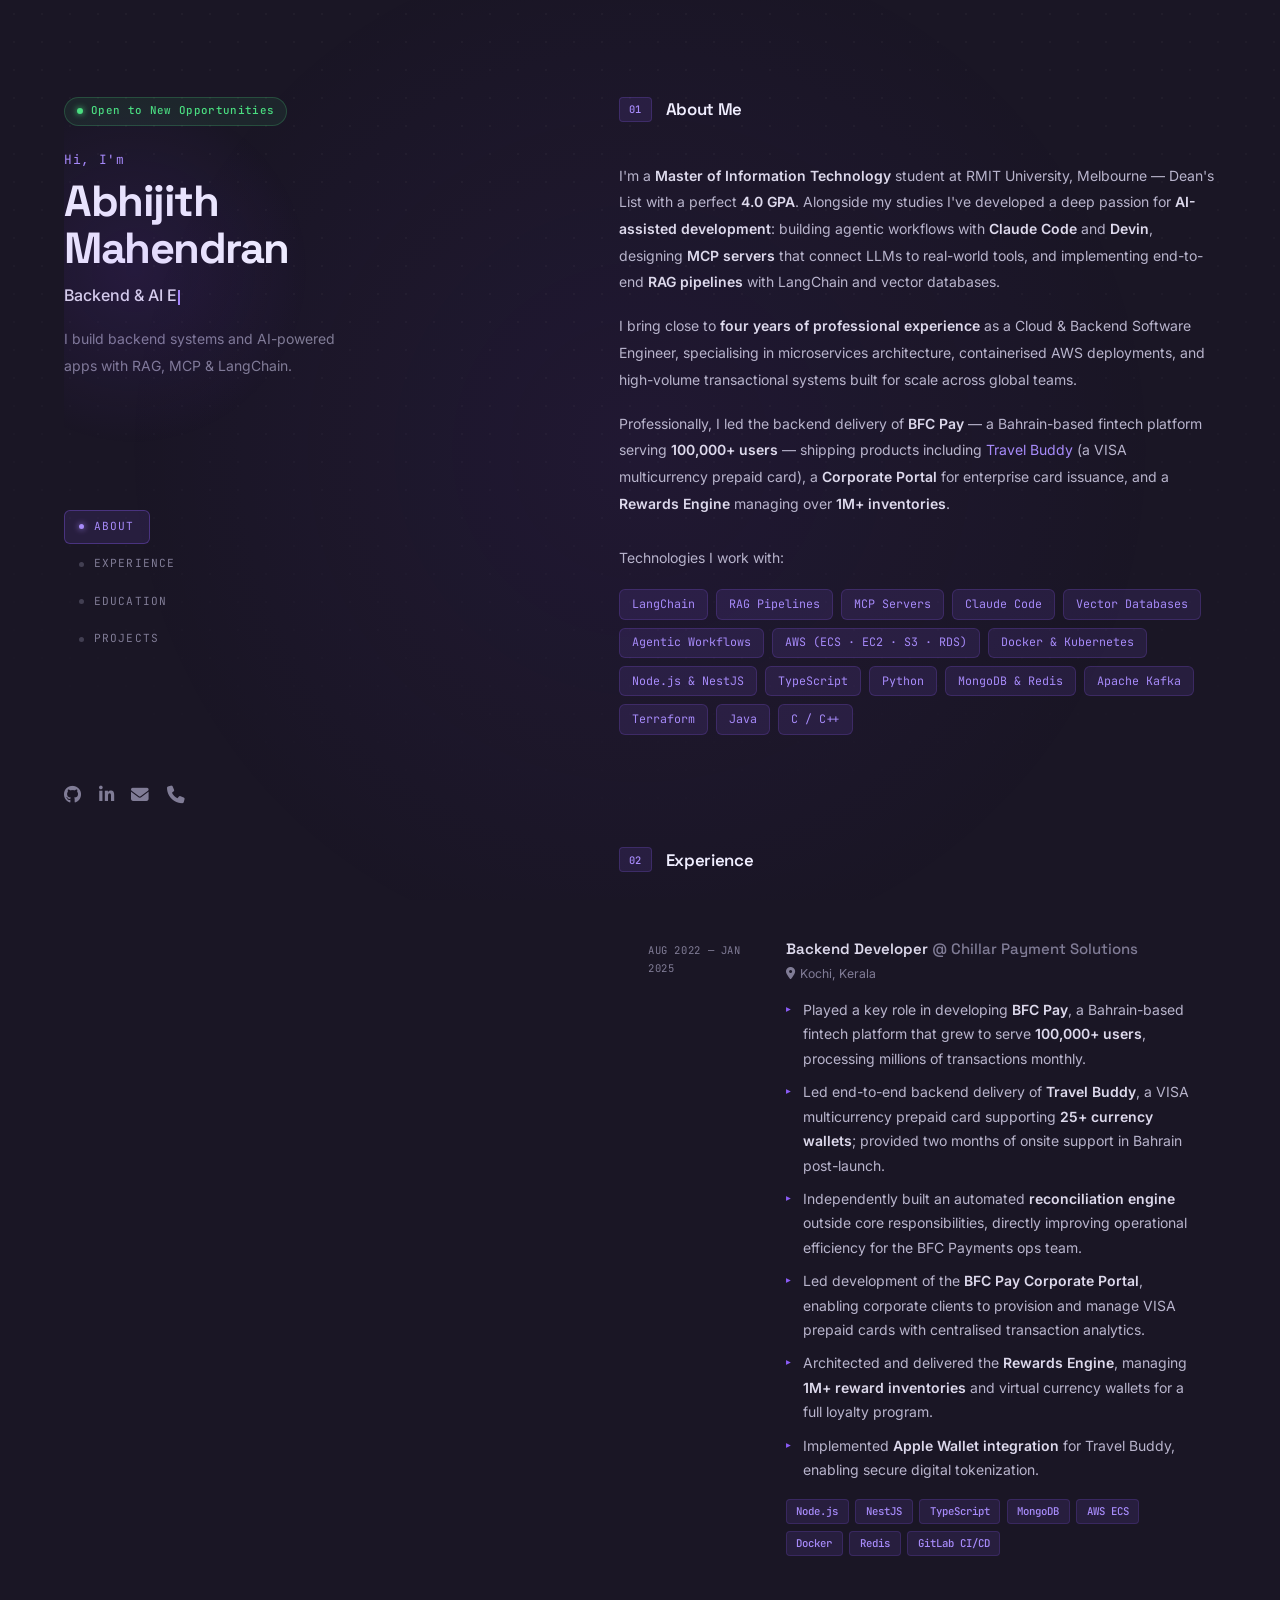
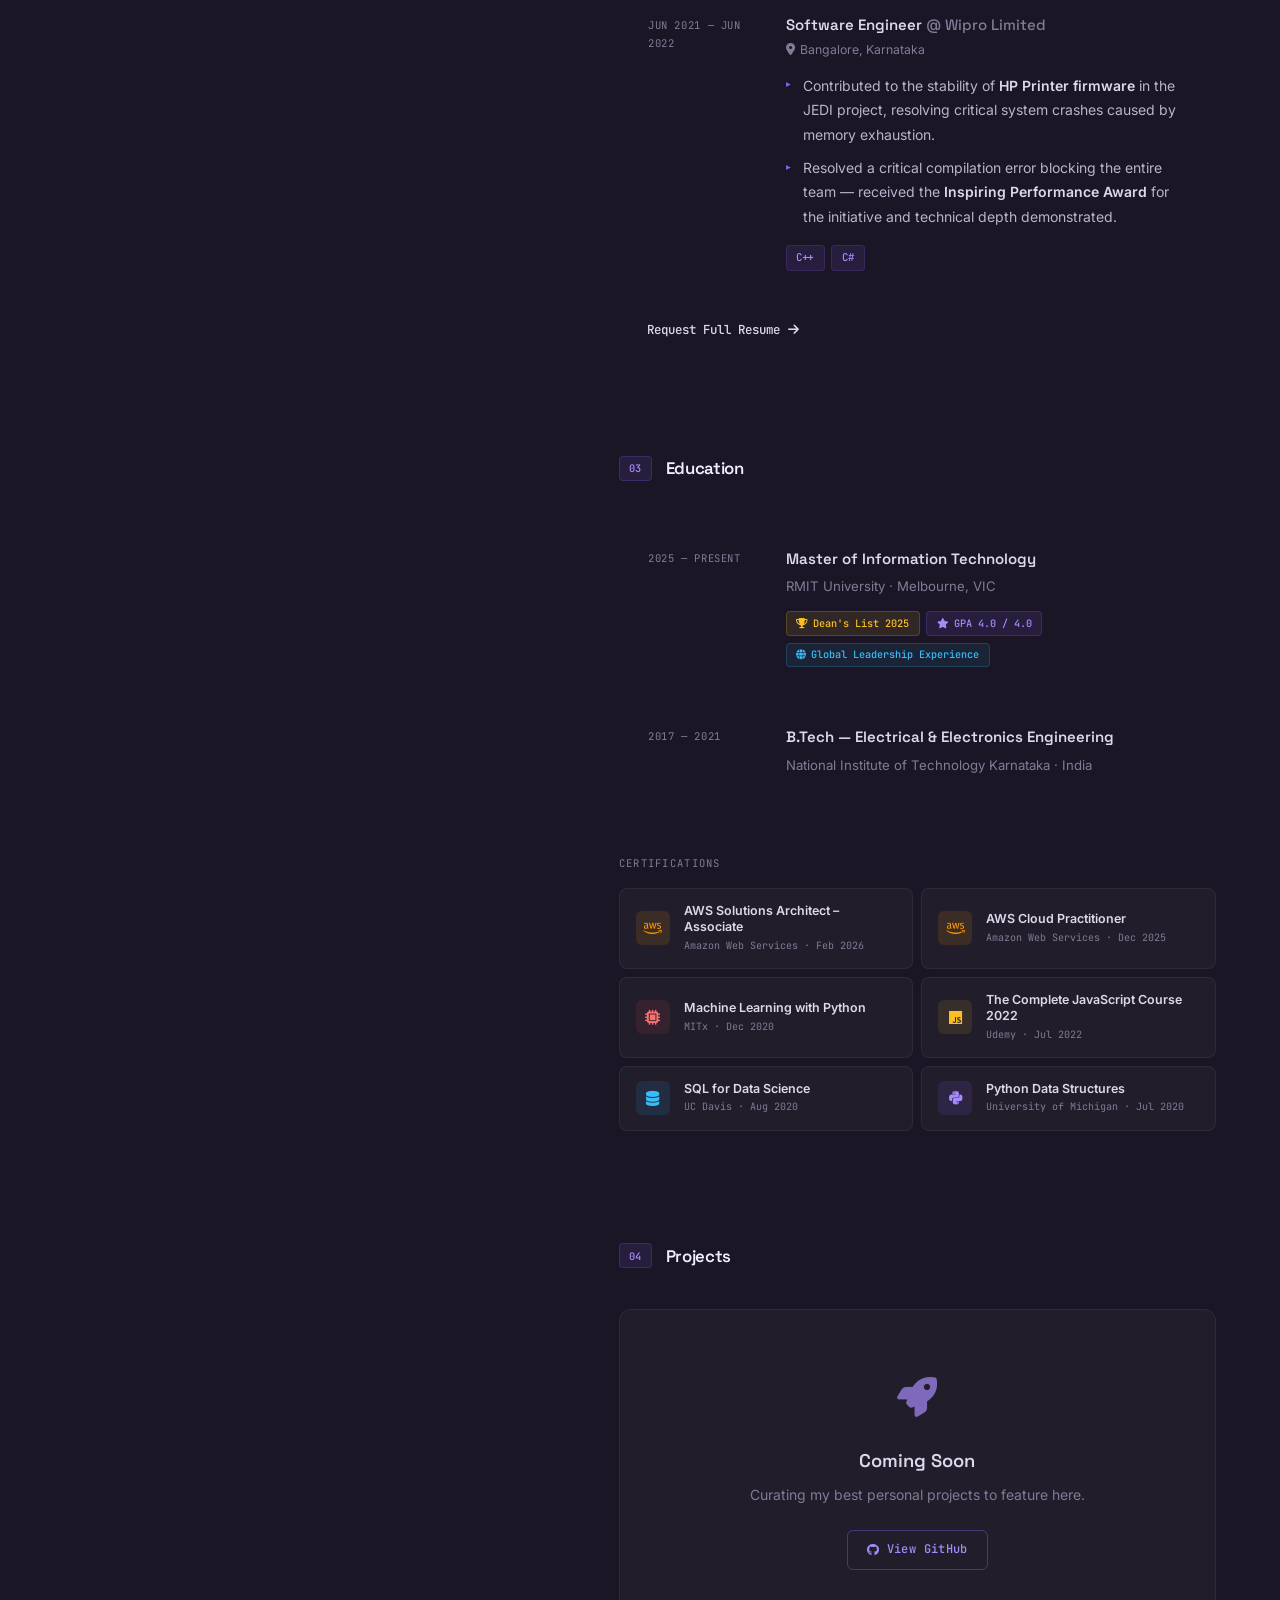
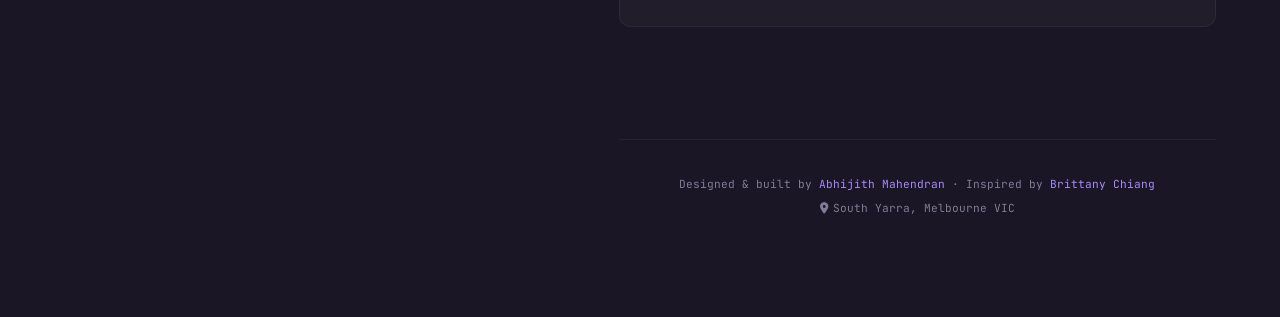
<file: index.html>
<!DOCTYPE html>
<html lang="en">
<head>
  <meta charset="UTF-8" />
  <meta name="viewport" content="width=device-width, initial-scale=1.0" />
  <title>Abhijith Mahendran</title>
  <meta name="description" content="Cloud & Backend Software Engineer — building scalable fintech systems. AWS Certified. RMIT University, Melbourne." />

  <link rel="preconnect" href="https://fonts.googleapis.com" />
  <link rel="preconnect" href="https://fonts.gstatic.com" crossorigin />
  <link href="https://fonts.googleapis.com/css2?family=Inter:wght@300;400;500;600&family=Space+Grotesk:wght@500;600;700&family=JetBrains+Mono:wght@400;500&display=swap" rel="stylesheet" />
  <link rel="stylesheet" href="https://cdnjs.cloudflare.com/ajax/libs/font-awesome/6.5.1/css/all.min.css" />
  <link rel="stylesheet" href="css/styles.css" />
</head>
<body>

  <div class="spotlight" aria-hidden="true"></div>
  <div class="bg-grid"    aria-hidden="true"></div>

  <div class="wrapper">

    <!-- ══════════════════════════
         SIDEBAR
    ══════════════════════════ -->
    <header class="sidebar">

      <div class="sidebar__glow" aria-hidden="true"></div>

      <div class="sidebar__top">
        <div class="status-chip">
          <span class="status-chip__dot"></span>
          Open to New Opportunities
        </div>

        <p class="sidebar__intro">Hi, I'm</p>
        <h1 class="sidebar__name">Abhijith<br>Mahendran</h1>
        <h2 class="sidebar__role" id="typewriter" aria-live="polite"></h2>
        <p class="sidebar__tagline">
          I build backend systems and AI-powered<br>apps with RAG, MCP &amp; LangChain.
        </p>
      </div>

      <nav class="sidebar__nav" aria-label="Page sections">
        <ul>
          <li><a href="#about"      class="nav-link" data-section="about">About</a></li>
          <li><a href="#experience" class="nav-link" data-section="experience">Experience</a></li>
          <li><a href="#education"  class="nav-link" data-section="education">Education</a></li>
          <li><a href="#projects"   class="nav-link" data-section="projects">Projects</a></li>
        </ul>
      </nav>

      <ul class="sidebar__social">
        <li><a href="https://github.com/AbhijithMahendran1999" target="_blank" rel="noopener" aria-label="GitHub"><i class="fa-brands fa-github"></i></a></li>
        <li><a href="https://www.linkedin.com/in/abhijithmahendran" target="_blank" rel="noopener" aria-label="LinkedIn"><i class="fa-brands fa-linkedin-in"></i></a></li>
        <li><a href="mailto:abhijithmahendran@gmail.com" aria-label="Email"><i class="fa-solid fa-envelope"></i></a></li>
        <li><a href="tel:+61480656131" aria-label="Phone"><i class="fa-solid fa-phone"></i></a></li>
      </ul>

    </header>

    <!-- ══════════════════════════
         CONTENT
    ══════════════════════════ -->
    <main class="content">

      <!-- About -->
      <section id="about" class="section">
        <div class="section-header">
          <span class="section-num">01</span>
          <h2 class="section-title">About Me</h2>
        </div>

        <div class="about-body">
          <p>
            I'm a <strong>Master of Information Technology</strong> student at RMIT University, Melbourne —
            Dean's List with a perfect <strong>4.0 GPA</strong>. Alongside my studies I've developed a deep
            passion for <strong>AI-assisted development</strong>: building agentic workflows with
            <strong>Claude Code</strong> and <strong>Devin</strong>, designing <strong>MCP servers</strong>
            that connect LLMs to real-world tools, and implementing end-to-end
            <strong>RAG pipelines</strong> with LangChain and vector databases.
          </p>
          <p>
            I bring close to <strong>four years of professional experience</strong> as a Cloud &amp; Backend
            Software Engineer, specialising in microservices architecture, containerised AWS deployments,
            and high-volume transactional systems built for scale across global teams.
          </p>
          <p>
            Professionally, I led the backend delivery of <strong>BFC Pay</strong> — a Bahrain-based fintech
            platform serving <strong>100,000+ users</strong> — shipping products including
            <a href="#experience" class="text-link">Travel Buddy</a> (a VISA multicurrency prepaid card),
            a <strong>Corporate Portal</strong> for enterprise card issuance, and a
            <strong>Rewards Engine</strong> managing over <strong>1M+ inventories</strong>.
          </p>

          <p class="skills-label">Technologies I work with:</p>
          <div class="skills-grid">
            <span class="skill-tag">LangChain</span>
            <span class="skill-tag">RAG Pipelines</span>
            <span class="skill-tag">MCP Servers</span>
            <span class="skill-tag">Claude Code</span>
            <span class="skill-tag">Vector Databases</span>
            <span class="skill-tag">Agentic Workflows</span>
            <span class="skill-tag">AWS (ECS · EC2 · S3 · RDS)</span>
            <span class="skill-tag">Docker &amp; Kubernetes</span>
            <span class="skill-tag">Node.js &amp; NestJS</span>
            <span class="skill-tag">TypeScript</span>
            <span class="skill-tag">Python</span>
            <span class="skill-tag">MongoDB &amp; Redis</span>
            <span class="skill-tag">Apache Kafka</span>
            <span class="skill-tag">Terraform</span>
            <span class="skill-tag">Java</span>
            <span class="skill-tag">C / C++</span>
          </div>
        </div>
      </section>

      <!-- Experience -->
      <section id="experience" class="section">
        <div class="section-header">
          <span class="section-num">02</span>
          <h2 class="section-title">Experience</h2>
        </div>

        <div class="exp-list">

          <div class="exp-card">
            <div class="exp-card__border"></div>
            <div class="exp-card__inner">
              <p class="exp-card__date">Aug 2022 — Jan 2025</p>
              <div class="exp-card__body">
                <h3 class="exp-card__title">
                  Backend Developer
                  <span class="exp-card__at">@ Chillar Payment Solutions
                    <i class="fa-solid fa-arrow-up-right-from-square exp-card__ext"></i>
                  </span>
                </h3>
                <p class="exp-card__loc"><i class="fa-solid fa-location-dot"></i> Kochi, Kerala</p>
                <ul class="exp-card__bullets">
                  <li>Played a key role in developing <strong>BFC Pay</strong>, a Bahrain-based fintech platform that grew to serve <strong>100,000+ users</strong>, processing millions of transactions monthly.</li>
                  <li>Led end-to-end backend delivery of <strong>Travel Buddy</strong>, a VISA multicurrency prepaid card supporting <strong>25+ currency wallets</strong>; provided two months of onsite support in Bahrain post-launch.</li>
                  <li>Independently built an automated <strong>reconciliation engine</strong> outside core responsibilities, directly improving operational efficiency for the BFC Payments ops team.</li>
                  <li>Led development of the <strong>BFC Pay Corporate Portal</strong>, enabling corporate clients to provision and manage VISA prepaid cards with centralised transaction analytics.</li>
                  <li>Architected and delivered the <strong>Rewards Engine</strong>, managing <strong>1M+ reward inventories</strong> and virtual currency wallets for a full loyalty program.</li>
                  <li>Implemented <strong>Apple Wallet integration</strong> for Travel Buddy, enabling secure digital tokenization.</li>
                </ul>
                <div class="chip-row">
                  <span class="chip">Node.js</span><span class="chip">NestJS</span>
                  <span class="chip">TypeScript</span><span class="chip">MongoDB</span>
                  <span class="chip">AWS ECS</span><span class="chip">Docker</span>
                  <span class="chip">Redis</span><span class="chip">GitLab CI/CD</span>
                </div>
              </div>
            </div>
          </div>

          <div class="exp-card">
            <div class="exp-card__border"></div>
            <div class="exp-card__inner">
              <p class="exp-card__date">Jun 2021 — Jun 2022</p>
              <div class="exp-card__body">
                <h3 class="exp-card__title">
                  Software Engineer
                  <span class="exp-card__at">@ Wipro Limited</span>
                </h3>
                <p class="exp-card__loc"><i class="fa-solid fa-location-dot"></i> Bangalore, Karnataka</p>
                <ul class="exp-card__bullets">
                  <li>Contributed to the stability of <strong>HP Printer firmware</strong> in the JEDI project, resolving critical system crashes caused by memory exhaustion.</li>
                  <li>Resolved a critical compilation error blocking the entire team — received the <strong>Inspiring Performance Award</strong> for the initiative and technical depth demonstrated.</li>
                </ul>
                <div class="chip-row">
                  <span class="chip">C++</span><span class="chip">C#</span>
                </div>
              </div>
            </div>
          </div>

        </div>

        <a href="mailto:abhijithmahendran@gmail.com" class="cta-link">
          <span>Request Full Resume</span>
          <i class="fa-solid fa-arrow-right"></i>
        </a>
      </section>

      <!-- Education -->
      <section id="education" class="section">
        <div class="section-header">
          <span class="section-num">03</span>
          <h2 class="section-title">Education</h2>
        </div>

        <div class="edu-list">

          <div class="edu-card">
            <div class="edu-card__border"></div>
            <div class="edu-card__inner">
              <p class="edu-card__date">2025 — Present</p>
              <div class="edu-card__body">
                <h3 class="edu-card__degree">Master of Information Technology</h3>
                <p class="edu-card__school">RMIT University · Melbourne, VIC</p>
                <div class="badge-row">
                  <span class="badge badge--gold"><i class="fa-solid fa-trophy"></i> Dean's List 2025</span>
                  <span class="badge badge--violet"><i class="fa-solid fa-star"></i> GPA 4.0 / 4.0</span>
                  <span class="badge badge--sky"><i class="fa-solid fa-globe"></i> Global Leadership Experience</span>
                </div>
              </div>
            </div>
          </div>

          <div class="edu-card">
            <div class="edu-card__border"></div>
            <div class="edu-card__inner">
              <p class="edu-card__date">2017 — 2021</p>
              <div class="edu-card__body">
                <h3 class="edu-card__degree">B.Tech — Electrical &amp; Electronics Engineering</h3>
                <p class="edu-card__school">National Institute of Technology Karnataka · India</p>
              </div>
            </div>
          </div>

        </div>

        <p class="subsection-label">Certifications</p>
        <div class="cert-grid">
          <div class="cert-card">
            <span class="cert-icon cert-icon--aws"><i class="fa-brands fa-aws"></i></span>
            <div><p class="cert-name">AWS Solutions Architect – Associate</p><p class="cert-meta">Amazon Web Services · Feb 2026</p></div>
          </div>
          <div class="cert-card">
            <span class="cert-icon cert-icon--aws"><i class="fa-brands fa-aws"></i></span>
            <div><p class="cert-name">AWS Cloud Practitioner</p><p class="cert-meta">Amazon Web Services · Dec 2025</p></div>
          </div>
          <div class="cert-card">
            <span class="cert-icon cert-icon--mit"><i class="fa-solid fa-microchip"></i></span>
            <div><p class="cert-name">Machine Learning with Python</p><p class="cert-meta">MITx · Dec 2020</p></div>
          </div>
          <div class="cert-card">
            <span class="cert-icon cert-icon--js"><i class="fa-brands fa-js"></i></span>
            <div><p class="cert-name">The Complete JavaScript Course 2022</p><p class="cert-meta">Udemy · Jul 2022</p></div>
          </div>
          <div class="cert-card">
            <span class="cert-icon cert-icon--sql"><i class="fa-solid fa-database"></i></span>
            <div><p class="cert-name">SQL for Data Science</p><p class="cert-meta">UC Davis · Aug 2020</p></div>
          </div>
          <div class="cert-card">
            <span class="cert-icon cert-icon--py"><i class="fa-brands fa-python"></i></span>
            <div><p class="cert-name">Python Data Structures</p><p class="cert-meta">University of Michigan · Jul 2020</p></div>
          </div>
        </div>
      </section>

      <!-- Projects -->
      <section id="projects" class="section">
        <div class="section-header">
          <span class="section-num">04</span>
          <h2 class="section-title">Projects</h2>
        </div>
        <div class="coming-soon">
          <div class="coming-soon__icon"><i class="fa-solid fa-rocket"></i></div>
          <h3>Coming Soon</h3>
          <p>Curating my best personal projects to feature here.</p>
          <a href="https://github.com/AbhijithMahendran1999" target="_blank" rel="noopener" class="btn-ghost">
            <i class="fa-brands fa-github"></i> View GitHub
          </a>
        </div>
      </section>

      <footer class="footer">
        <p>Designed &amp; built by <span class="footer__name">Abhijith Mahendran</span> · Inspired by <a href="https://brittanychiang.com" target="_blank" rel="noopener" class="footer__link">Brittany Chiang</a></p>
        <p class="footer__loc"><i class="fa-solid fa-location-dot"></i> South Yarra, Melbourne VIC</p>
      </footer>

    </main>
  </div>

  <script src="js/main.js"></script>
</body>
</html>
</file>
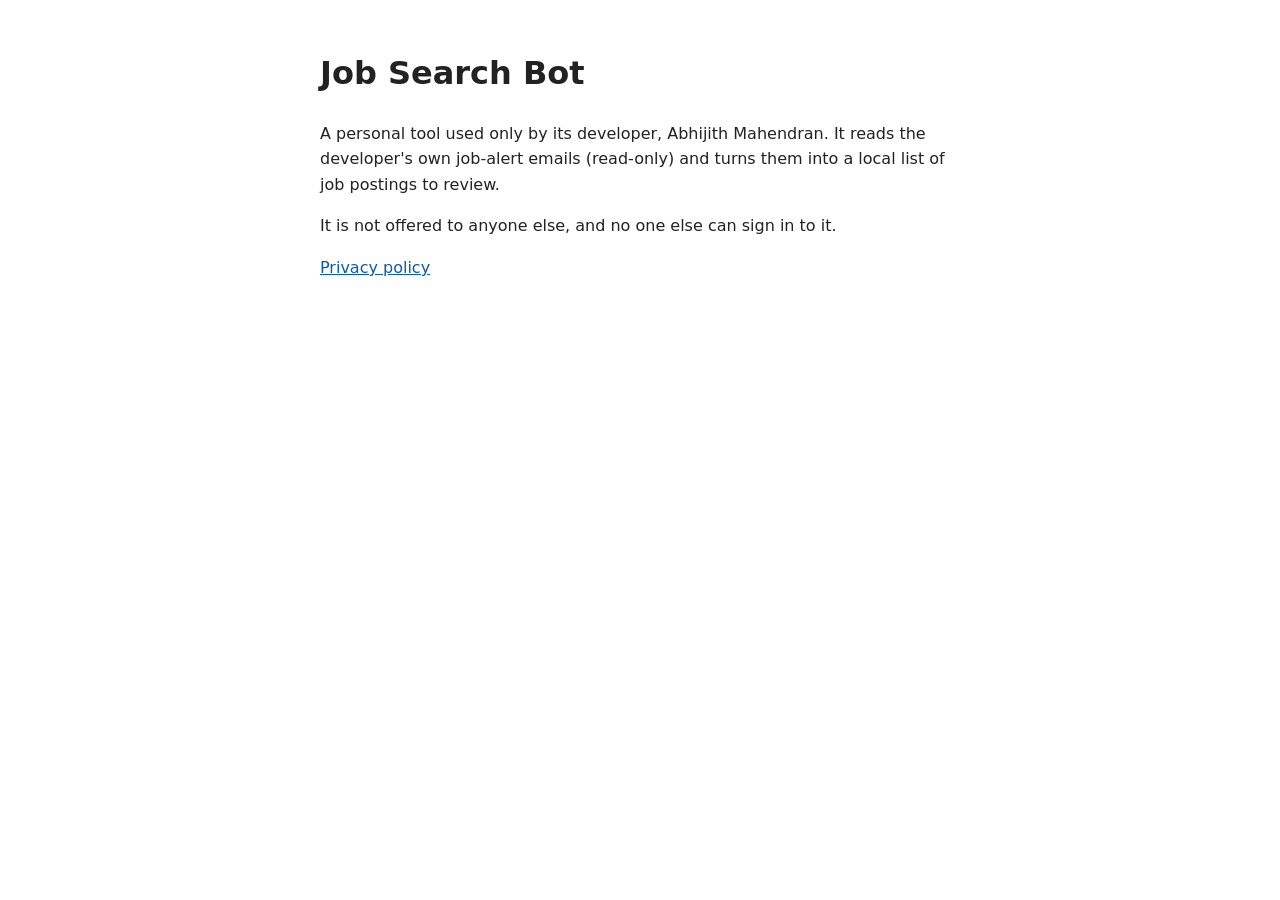
<file: job-search-bot/index.html>
<!doctype html>
<html lang="en"><head><meta charset="utf-8"><meta name="viewport" content="width=device-width, initial-scale=1">
<title>Job Search Bot</title>
<style>body{font-family:system-ui,sans-serif;max-width:640px;margin:48px auto;padding:0 16px;line-height:1.6;color:#222;background:#fff}a{color:#0b5cad}</style></head>
<body>
<h1>Job Search Bot</h1>
<p>A personal tool used only by its developer, Abhijith Mahendran. It reads the developer's own job-alert emails (read-only) and turns them into a local list of job postings to review.</p>
<p>It is not offered to anyone else, and no one else can sign in to it.</p>
<p><a href="privacy.html">Privacy policy</a></p>
</body></html>
</file>
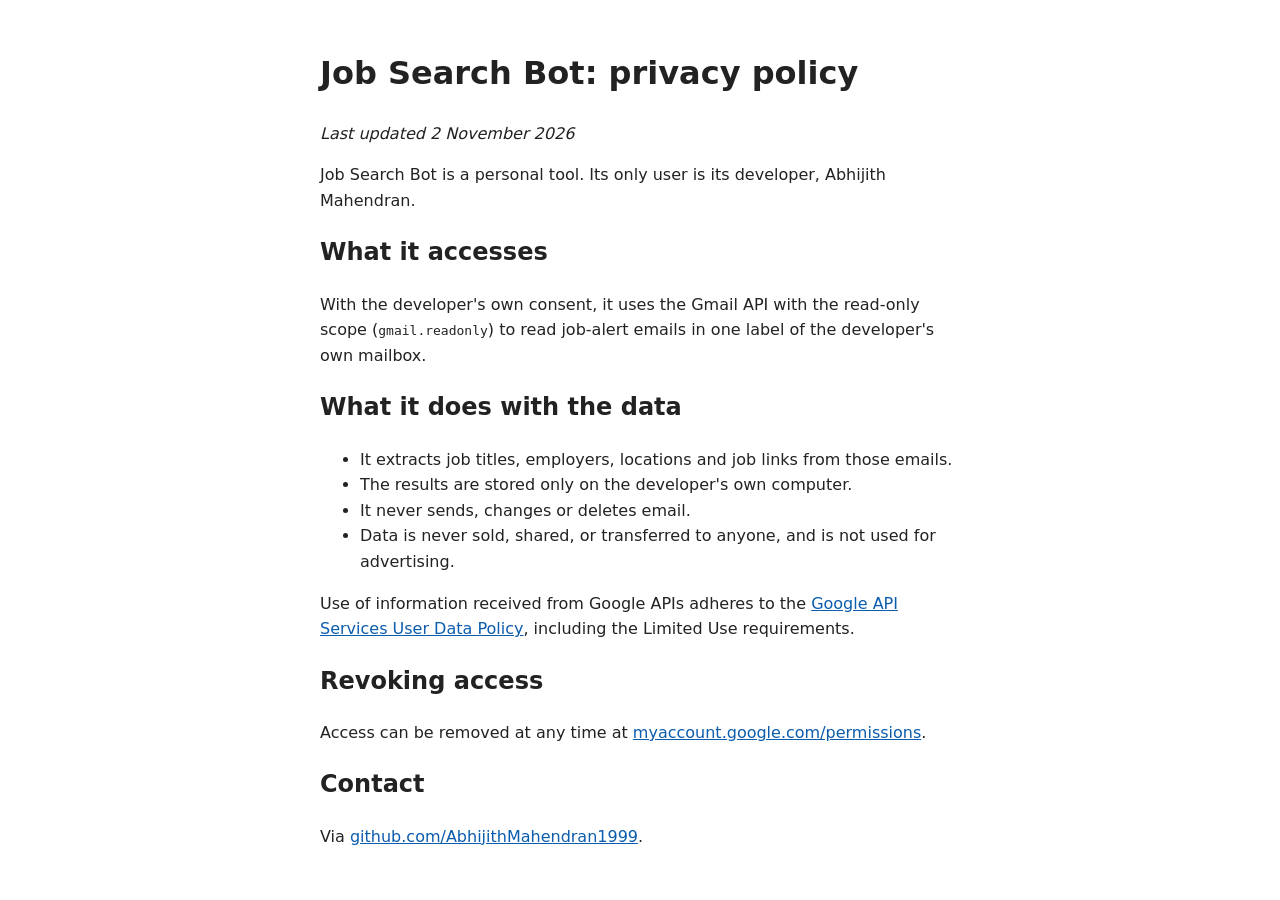
<file: job-search-bot/privacy.html>
<!doctype html>
<html lang="en"><head><meta charset="utf-8"><meta name="viewport" content="width=device-width, initial-scale=1">
<title>Job Search Bot Privacy</title>
<style>body{font-family:system-ui,sans-serif;max-width:640px;margin:48px auto;padding:0 16px;line-height:1.6;color:#222;background:#fff}a{color:#0b5cad}</style></head>
<body>
<h1>Job Search Bot: privacy policy</h1>
<p><em>Last updated 2 November 2026</em></p>
<p>Job Search Bot is a personal tool. Its only user is its developer, Abhijith Mahendran.</p>
<h2>What it accesses</h2>
<p>With the developer's own consent, it uses the Gmail API with the read-only scope (<code>gmail.readonly</code>) to read job-alert emails in one label of the developer's own mailbox.</p>
<h2>What it does with the data</h2>
<ul>
<li>It extracts job titles, employers, locations and job links from those emails.</li>
<li>The results are stored only on the developer's own computer.</li>
<li>It never sends, changes or deletes email.</li>
<li>Data is never sold, shared, or transferred to anyone, and is not used for advertising.</li>
</ul>
<p>Use of information received from Google APIs adheres to the <a href="https://developers.google.com/terms/api-services-user-data-policy">Google API Services User Data Policy</a>, including the Limited Use requirements.</p>
<h2>Revoking access</h2>
<p>Access can be removed at any time at <a href="https://myaccount.google.com/permissions">myaccount.google.com/permissions</a>.</p>
<h2>Contact</h2>
<p>Via <a href="https://github.com/AbhijithMahendran1999">github.com/AbhijithMahendran1999</a>.</p>
</body></html>
</file>
<file: css/styles.css>
/* ============================================================
   TOKENS
   ============================================================ */
:root {
  --bg:           #1a1625;
  --bg-card:      rgba(255, 255, 255, 0.03);
  --bg-card-h:    rgba(139, 92, 246, 0.09);
  --border:       rgba(255, 255, 255, 0.06);
  --border-h:     rgba(139, 92, 246, 0.35);

  --violet:       #7c3aed;
  --violet-mid:   #8b5cf6;
  --violet-light: #a78bfa;
  --violet-dim:   rgba(139, 92, 246, 0.12);
  --violet-glow:  rgba(139, 92, 246, 0.25);

  --white:        #f0eeff;
  --gray-200:     #ddd9ec;
  --gray-400:     #b8b4cc;
  --gray-600:     #807c96;

  --green:        #4ade80;
  --green-dim:    rgba(74, 222, 128, 0.08);
  --green-border: rgba(74, 222, 128, 0.22);

  --font-display: 'Space Grotesk', system-ui, sans-serif;
  --font-body:    'Inter', system-ui, sans-serif;
  --font-mono:    'JetBrains Mono', 'Fira Code', monospace;

  --t: 0.25s cubic-bezier(0.4, 0, 0.2, 1);

  --mx: 50%;
  --my: 50%;
}

/* ============================================================
   RESET
   ============================================================ */
*, *::before, *::after { box-sizing: border-box; margin: 0; padding: 0; }
html { scroll-behavior: smooth; }

body {
  font-family: var(--font-body);
  background: var(--bg);
  color: var(--gray-400);
  line-height: 1.6;
  overflow-x: hidden;
  -webkit-font-smoothing: antialiased;
}

a   { text-decoration: none; color: inherit; }
ul  { list-style: none; }

/* ============================================================
   BACKGROUND — subtle dot grid
   ============================================================ */
.bg-grid {
  position: fixed;
  inset: 0;
  z-index: 0;
  pointer-events: none;
  background-image:
    radial-gradient(rgba(255, 255, 255, 0.03) 1px, transparent 1px);
  background-size: 28px 28px;
  mask-image: radial-gradient(ellipse 100% 100% at 50% 0%, black 40%, transparent 100%);
  -webkit-mask-image: radial-gradient(ellipse 100% 100% at 50% 0%, black 40%, transparent 100%);
}

/* ============================================================
   CURSOR SPOTLIGHT
   ============================================================ */
.spotlight {
  position: fixed;
  inset: 0;
  z-index: 1;
  pointer-events: none;
  background: radial-gradient(
    650px circle at var(--mx) var(--my),
    rgba(124, 58, 237, 0.07),
    transparent 80%
  );
}

/* ============================================================
   LAYOUT
   ============================================================ */
.wrapper {
  position: relative;
  z-index: 2;
  display: grid;
  grid-template-columns: 44% 56%;
  min-height: 100vh;
  max-width: 1280px;
  margin: 0 auto;
  padding: 0 4rem;
}

/* ============================================================
   SIDEBAR
   ============================================================ */
.sidebar {
  position: sticky;
  top: 0;
  height: 100vh;
  display: flex;
  flex-direction: column;
  justify-content: space-between;
  padding: 6rem 3rem 6rem 0;
  overflow: hidden;
}

/* Ambient violet glow behind name */
.sidebar__glow {
  position: absolute;
  top: 80px;
  left: -120px;
  width: 380px;
  height: 380px;
  background: radial-gradient(circle, rgba(124, 58, 237, 0.12), transparent 65%);
  pointer-events: none;
  animation: glowDrift 10s ease-in-out infinite alternate;
}

@keyframes glowDrift {
  from { transform: translate(0, 0)   scale(1);    }
  to   { transform: translate(25px, 40px) scale(1.1); }
}

/* Status chip */
.status-chip {
  display: inline-flex;
  align-items: center;
  gap: 0.5rem;
  font-family: var(--font-mono);
  font-size: 0.68rem;
  font-weight: 500;
  color: var(--green);
  background: var(--green-dim);
  border: 1px solid var(--green-border);
  padding: 0.3rem 0.75rem;
  border-radius: 100px;
  margin-bottom: 1.5rem;
  letter-spacing: 0.03em;
}

.status-chip__dot {
  width: 6px;
  height: 6px;
  border-radius: 50%;
  background: var(--green);
  box-shadow: 0 0 6px var(--green);
  animation: pulse 2.5s ease-in-out infinite;
  flex-shrink: 0;
}

@keyframes pulse {
  0%, 100% { opacity: 1;   box-shadow: 0 0 6px var(--green);  }
  50%       { opacity: 0.4; box-shadow: 0 0 2px var(--green);  }
}

/* Name & role */
.sidebar__intro {
  font-family: var(--font-mono);
  font-size: 0.8rem;
  color: var(--violet-light);
  letter-spacing: 0.05em;
  margin-bottom: 0.5rem;
}

.sidebar__name {
  font-family: var(--font-display);
  font-size: clamp(2.2rem, 3.4vw, 3.4rem);
  font-weight: 700;
  color: var(--white);
  line-height: 1.08;
  letter-spacing: -1.5px;
  margin-bottom: 0.7rem;
}

.sidebar__role {
  font-family: var(--font-body);
  font-size: 1rem;
  font-weight: 500;
  color: var(--gray-200);
  min-height: 1.6rem;
  margin-bottom: 1.1rem;
}

.tw-cursor {
  display: inline-block;
  width: 2px;
  height: 0.95em;
  background: var(--violet-light);
  margin-left: 1px;
  vertical-align: text-bottom;
  animation: blink 1s step-end infinite;
}

@keyframes blink {
  0%, 100% { opacity: 1; }
  50%       { opacity: 0; }
}

.sidebar__tagline {
  font-size: 0.875rem;
  color: var(--gray-600);
  line-height: 1.9;
}

/* Nav — pill highlight, NOT growing lines */
.sidebar__nav { margin: 2.5rem 0; }

.sidebar__nav ul {
  display: flex;
  flex-direction: column;
  gap: 0.2rem;
}

.nav-link {
  display: inline-flex;
  align-items: center;
  gap: 0.625rem;
  padding: 0.45rem 0.875rem;
  border-radius: 6px;
  font-family: var(--font-mono);
  font-size: 0.7rem;
  letter-spacing: 0.1em;
  text-transform: uppercase;
  color: var(--gray-600);
  border: 1px solid transparent;
  transition: color var(--t), background var(--t), border-color var(--t);
  width: fit-content;
}

.nav-link::before {
  content: '';
  display: block;
  width: 5px;
  height: 5px;
  border-radius: 50%;
  background: currentColor;
  opacity: 0.4;
  flex-shrink: 0;
  transition: background var(--t), opacity var(--t);
}

.nav-link:hover {
  color: var(--gray-200);
  background: rgba(255, 255, 255, 0.04);
}

.nav-link.active {
  color: var(--violet-light);
  background: var(--violet-dim);
  border-color: var(--border-h);
}

.nav-link.active::before {
  background: var(--violet-light);
  opacity: 1;
  box-shadow: 0 0 6px var(--violet-light);
}

/* Social icons */
.sidebar__social {
  display: flex;
  gap: 1.1rem;
  align-items: center;
}

.sidebar__social li a {
  display: flex;
  align-items: center;
  justify-content: center;
  color: var(--gray-600);
  font-size: 1.1rem;
  transition: color var(--t), transform var(--t);
}

.sidebar__social li a:hover {
  color: var(--violet-light);
  transform: translateY(-4px);
}

/* ============================================================
   CONTENT
   ============================================================ */
.content {
  padding: 6rem 0 6rem 3rem;
}

/* ============================================================
   SECTIONS
   ============================================================ */
.section {
  margin-bottom: 7rem;
  scroll-margin-top: 4rem;
}

.section-header {
  display: flex;
  align-items: center;
  gap: 0.875rem;
  margin-bottom: 2.5rem;
}

.section-num {
  font-family: var(--font-mono);
  font-size: 0.65rem;
  font-weight: 500;
  color: var(--violet-light);
  background: var(--violet-dim);
  border: 1px solid rgba(139, 92, 246, 0.22);
  padding: 0.2rem 0.55rem;
  border-radius: 4px;
  letter-spacing: 0.05em;
}

.section-title {
  font-family: var(--font-display);
  font-size: 1.05rem;
  font-weight: 600;
  color: var(--white);
  letter-spacing: -0.3px;
}

/* ============================================================
   ABOUT
   ============================================================ */
.about-body p {
  font-size: 0.875rem;
  line-height: 1.9;
  color: var(--gray-400);
  margin-bottom: 1.1rem;
}

.about-body strong { color: var(--gray-200); font-weight: 600; }

.text-link {
  color: var(--violet-light);
  border-bottom: 1px solid transparent;
  transition: border-color var(--t);
}
.text-link:hover { border-color: var(--violet-light); }

/* Skills — chip grid, not an arrow list */
.skills-label {
  font-size: 0.8rem;
  color: var(--gray-600);
  margin: 1.75rem 0 0.875rem;
}

.skills-grid {
  display: flex;
  flex-wrap: wrap;
  gap: 0.5rem;
}

.skill-tag {
  font-family: var(--font-mono);
  font-size: 0.73rem;
  padding: 0.3rem 0.75rem;
  border-radius: 6px;
  background: var(--violet-dim);
  border: 1px solid rgba(139, 92, 246, 0.2);
  color: var(--violet-light);
  transition: background var(--t), border-color var(--t), color var(--t);
  cursor: default;
}

.skill-tag:hover {
  background: rgba(139, 92, 246, 0.18);
  border-color: rgba(139, 92, 246, 0.45);
  color: var(--white);
}

/* ============================================================
   EXPERIENCE — cards with left glow border
   ============================================================ */
.exp-list:has(.exp-card:hover) .exp-card:not(:hover) { opacity: 0.35; }

.exp-list { display: flex; flex-direction: column; gap: 0.5rem; }

.exp-card {
  position: relative;
  border-radius: 10px;
  overflow: hidden;
  border: 1px solid transparent;
  transition: border-color var(--t), background var(--t), opacity var(--t);
  cursor: default;
}

.exp-card:hover {
  background: var(--bg-card-h);
  border-color: var(--border-h);
}

/* Left glow border — the key visual difference */
.exp-card__border {
  position: absolute;
  left: 0;
  top: 0;
  bottom: 0;
  width: 3px;
  background: linear-gradient(to bottom, var(--violet), var(--violet-light));
  opacity: 0;
  transition: opacity var(--t), box-shadow var(--t);
  border-radius: 10px 0 0 10px;
}

.exp-card:hover .exp-card__border {
  opacity: 1;
  box-shadow: 0 0 16px var(--violet-glow);
}

.exp-card__inner {
  display: grid;
  grid-template-columns: 118px 1fr;
  gap: 1.25rem;
  padding: 1.5rem 1.5rem 1.5rem 1.75rem;
}

.exp-card__date {
  font-family: var(--font-mono);
  font-size: 0.66rem;
  letter-spacing: 0.06em;
  text-transform: uppercase;
  color: var(--gray-600);
  line-height: 1.7;
  padding-top: 0.2rem;
}

.exp-card__title {
  font-family: var(--font-display);
  font-size: 0.9375rem;
  font-weight: 600;
  color: var(--gray-200);
  margin-bottom: 0.3rem;
  line-height: 1.4;
  transition: color var(--t);
}

.exp-card:hover .exp-card__title { color: var(--white); }

.exp-card__at {
  font-weight: 500;
  color: var(--gray-600);
  transition: color var(--t);
}

.exp-card:hover .exp-card__at { color: var(--violet-light); }

.exp-card__ext {
  font-size: 0.6rem;
  margin-left: 0.2rem;
  opacity: 0;
  transition: opacity var(--t), transform var(--t);
  vertical-align: middle;
}

.exp-card:hover .exp-card__ext {
  opacity: 1;
  transform: translate(2px, -2px);
}

.exp-card__loc {
  font-size: 0.765rem;
  color: var(--gray-600);
  margin-bottom: 0.875rem;
  display: flex;
  align-items: center;
  gap: 0.35rem;
}

.exp-card__bullets {
  display: flex;
  flex-direction: column;
  gap: 0.55rem;
  margin-bottom: 1rem;
}

.exp-card__bullets li {
  position: relative;
  padding-left: 1.1rem;
  font-size: 0.875rem;
  color: var(--gray-400);
  line-height: 1.75;
}

.exp-card__bullets li::before {
  content: '▸';
  position: absolute;
  left: 0;
  top: 0.18rem;
  color: var(--violet-mid);
  font-size: 0.6rem;
}

.exp-card__bullets li strong { color: var(--gray-200); font-weight: 600; }

.chip-row { display: flex; flex-wrap: wrap; gap: 0.4rem; }

.chip {
  font-family: var(--font-mono);
  font-size: 0.67rem;
  padding: 0.2rem 0.6rem;
  border-radius: 4px;
  background: var(--violet-dim);
  border: 1px solid rgba(139, 92, 246, 0.18);
  color: var(--violet-light);
  font-weight: 500;
}

/* CTA link */
.cta-link {
  display: inline-flex;
  align-items: center;
  gap: 0.5rem;
  margin-top: 1.5rem;
  margin-left: 1.75rem;
  font-family: var(--font-mono);
  font-size: 0.78rem;
  font-weight: 500;
  color: var(--gray-200);
  border-bottom: 1px solid transparent;
  padding-bottom: 2px;
  transition: color var(--t), border-color var(--t), gap var(--t);
}

.cta-link:hover {
  color: var(--violet-light);
  border-color: var(--violet-light);
  gap: 0.875rem;
}

/* ============================================================
   EDUCATION — same card pattern
   ============================================================ */
.edu-list {
  display: flex;
  flex-direction: column;
  gap: 0.5rem;
  margin-bottom: 2.5rem;
}

.edu-list:has(.edu-card:hover) .edu-card:not(:hover) { opacity: 0.35; }

.edu-card {
  position: relative;
  border-radius: 10px;
  overflow: hidden;
  border: 1px solid transparent;
  transition: border-color var(--t), background var(--t), opacity var(--t);
  cursor: default;
}

.edu-card:hover {
  background: var(--bg-card-h);
  border-color: var(--border-h);
}

.edu-card__border {
  position: absolute;
  left: 0; top: 0; bottom: 0;
  width: 3px;
  background: linear-gradient(to bottom, var(--violet), var(--violet-light));
  opacity: 0;
  transition: opacity var(--t), box-shadow var(--t);
  border-radius: 10px 0 0 10px;
}

.edu-card:hover .edu-card__border {
  opacity: 1;
  box-shadow: 0 0 16px var(--violet-glow);
}

.edu-card__inner {
  display: grid;
  grid-template-columns: 118px 1fr;
  gap: 1.25rem;
  padding: 1.5rem 1.5rem 1.5rem 1.75rem;
}

.edu-card__date {
  font-family: var(--font-mono);
  font-size: 0.66rem;
  letter-spacing: 0.06em;
  text-transform: uppercase;
  color: var(--gray-600);
  line-height: 1.7;
  padding-top: 0.2rem;
}

.edu-card__degree {
  font-family: var(--font-display);
  font-size: 0.9375rem;
  font-weight: 600;
  color: var(--gray-200);
  margin-bottom: 0.35rem;
  transition: color var(--t);
}

.edu-card:hover .edu-card__degree { color: var(--white); }

.edu-card__school {
  font-size: 0.825rem;
  color: var(--gray-600);
  margin-bottom: 0.875rem;
}

/* Badges */
.badge-row { display: flex; flex-wrap: wrap; gap: 0.4rem; }

.badge {
  display: inline-flex;
  align-items: center;
  gap: 0.3rem;
  font-family: var(--font-mono);
  font-size: 0.64rem;
  font-weight: 500;
  padding: 0.2rem 0.6rem;
  border-radius: 4px;
}

.badge--gold   { background: rgba(251,191,36,0.1);  color: #fbbf24; border: 1px solid rgba(251,191,36,0.2); }
.badge--violet { background: var(--violet-dim);      color: var(--violet-light); border: 1px solid rgba(139,92,246,0.22); }
.badge--sky    { background: rgba(56,189,248,0.08); color: #38bdf8; border: 1px solid rgba(56,189,248,0.2); }

/* Certifications */
.subsection-label {
  font-family: var(--font-mono);
  font-size: 0.66rem;
  text-transform: uppercase;
  letter-spacing: 0.12em;
  color: var(--gray-600);
  margin-bottom: 1rem;
}

.cert-grid {
  display: grid;
  grid-template-columns: repeat(2, 1fr);
  gap: 0.5rem;
}

.cert-card {
  display: flex;
  align-items: center;
  gap: 0.875rem;
  padding: 0.875rem 1rem;
  border-radius: 8px;
  border: 1px solid var(--border);
  background: var(--bg-card);
  transition: background var(--t), border-color var(--t);
  cursor: default;
}

.cert-card:hover {
  background: var(--bg-card-h);
  border-color: var(--border-h);
}

.cert-icon {
  width: 34px; height: 34px; min-width: 34px;
  border-radius: 6px;
  display: flex; align-items: center; justify-content: center;
  font-size: 0.95rem;
}

.cert-icon--aws { background: rgba(255,153,0,0.12); color: #ff9900; }
.cert-icon--mit { background: rgba(239,68,68,0.10); color: #f87171; }
.cert-icon--js  { background: rgba(251,191,36,0.10); color: #fbbf24; }
.cert-icon--sql { background: rgba(56,189,248,0.10); color: #38bdf8; }
.cert-icon--py  { background: var(--violet-dim);     color: var(--violet-light); }

.cert-name {
  font-size: 0.78rem;
  font-weight: 600;
  color: var(--gray-200);
  margin-bottom: 0.15rem;
  line-height: 1.3;
}

.cert-meta {
  font-family: var(--font-mono);
  font-size: 0.63rem;
  color: var(--gray-600);
}

/* ============================================================
   PROJECTS PLACEHOLDER
   ============================================================ */
.coming-soon {
  display: flex;
  flex-direction: column;
  align-items: center;
  text-align: center;
  padding: 3.5rem 2rem;
  border-radius: 12px;
  border: 1px solid var(--border);
  background: var(--bg-card);
}

.coming-soon__icon {
  font-size: 2.5rem;
  color: var(--violet-light);
  opacity: 0.7;
  margin-bottom: 1rem;
}

.coming-soon h3 { font-family: var(--font-display); font-size: 1.15rem; font-weight: 600; color: var(--gray-200); margin-bottom: 0.5rem; }
.coming-soon p  { font-size: 0.875rem; color: var(--gray-600); margin-bottom: 1.5rem; }

.btn-ghost {
  display: inline-flex;
  align-items: center;
  gap: 0.45rem;
  font-family: var(--font-mono);
  font-size: 0.75rem;
  font-weight: 500;
  color: var(--violet-light);
  border: 1px solid rgba(139, 92, 246, 0.4);
  padding: 0.575rem 1.2rem;
  border-radius: 6px;
  letter-spacing: 0.03em;
  transition: background var(--t), box-shadow var(--t), border-color var(--t);
}

.btn-ghost:hover {
  background: var(--violet-dim);
  border-color: var(--violet-mid);
  box-shadow: 0 0 20px var(--violet-glow);
}

/* ============================================================
   FOOTER
   ============================================================ */
.footer {
  padding-top: 2rem;
  border-top: 1px solid rgba(255, 255, 255, 0.05);
  text-align: center;
}

.footer p {
  font-family: var(--font-mono);
  font-size: 0.7rem;
  color: var(--gray-600);
  line-height: 2.2;
}

.footer__name { color: var(--violet-light); }

.footer__link {
  color: var(--violet-light);
  border-bottom: 1px solid transparent;
  transition: border-color var(--t);
}
.footer__link:hover { border-color: var(--violet-light); }

.footer__loc {
  display: flex !important;
  align-items: center;
  justify-content: center;
  gap: 0.35rem;
}

/* ============================================================
   RESPONSIVE
   ============================================================ */
@media (max-width: 1100px) {
  .wrapper { padding: 0 2.5rem; }
  .sidebar { padding-right: 2rem; }
  .content { padding-left: 2rem; }
}

@media (max-width: 768px) {
  .wrapper { grid-template-columns: 1fr; padding: 0 1.5rem; }

  .sidebar {
    position: relative;
    height: auto;
    padding: 5rem 0 2rem;
    overflow: visible;
  }

  .sidebar__glow { display: none; }
  .sidebar__nav  { display: none; }

  .content { padding: 2rem 0 5rem; }

  .exp-card__inner,
  .edu-card__inner { grid-template-columns: 1fr; gap: 0.4rem; }

  .cert-grid { grid-template-columns: 1fr; }

  .exp-list:has(.exp-card:hover) .exp-card:not(:hover),
  .edu-list:has(.edu-card:hover) .edu-card:not(:hover) { opacity: 1; }
}

@media (max-width: 480px) {
  .sidebar__name  { letter-spacing: -1px; }
  .skills-grid    { gap: 0.4rem; }
}
</file>
